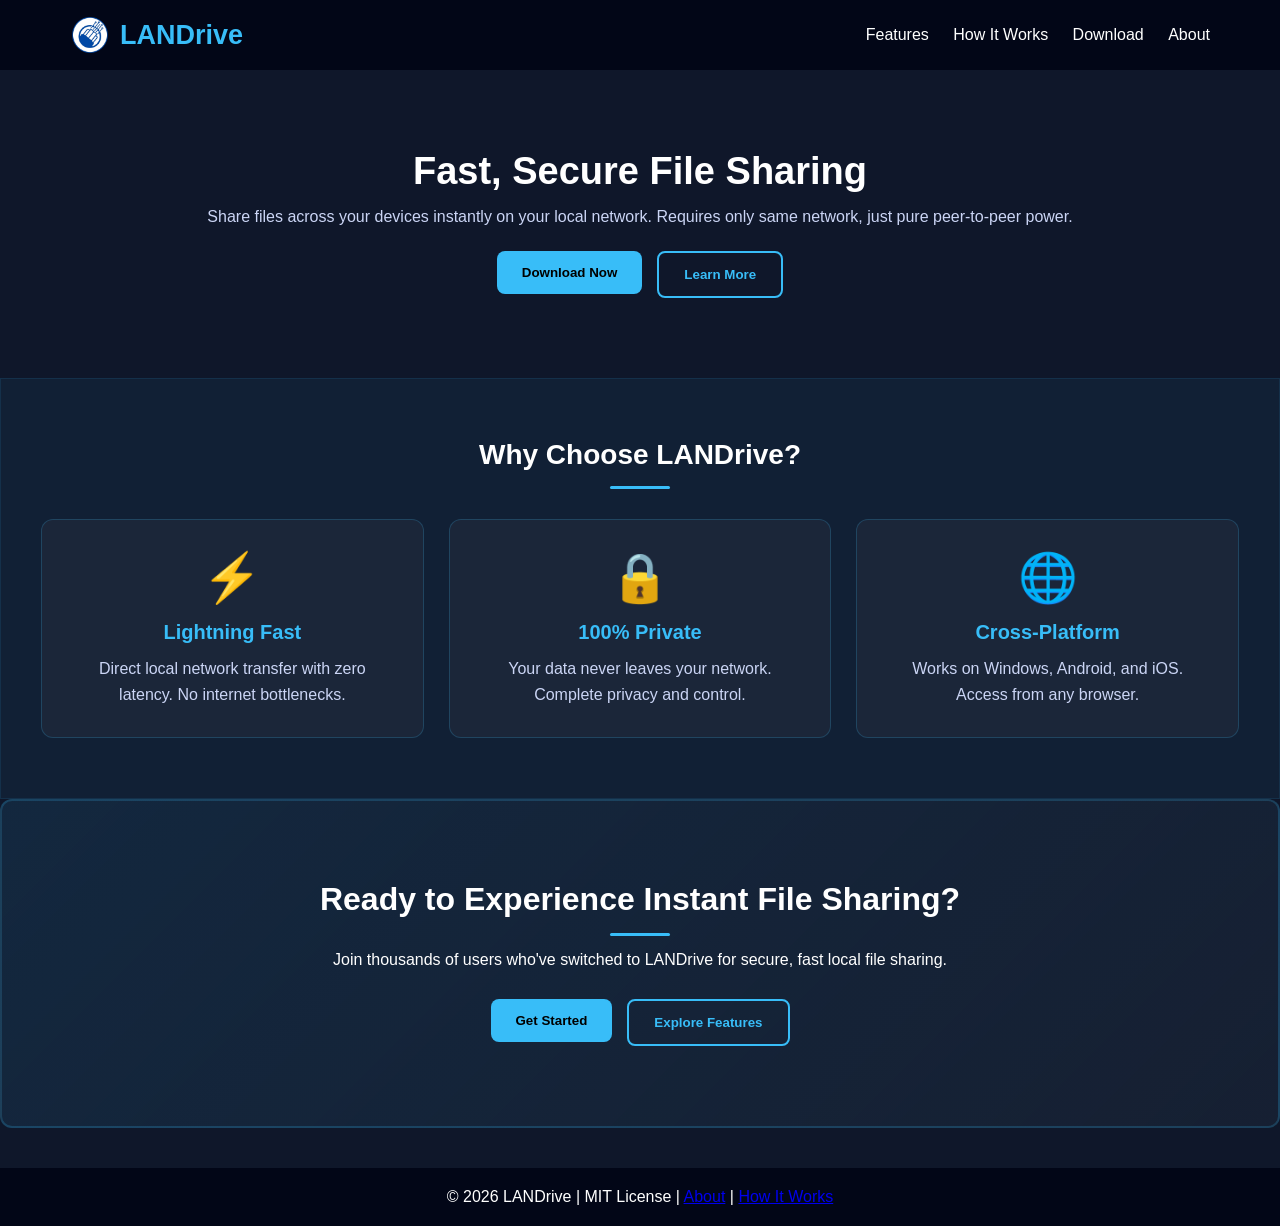
<file: index.html>
<!DOCTYPE html>
<html lang="en">
<head>
  <meta charset="UTF-8">
  <meta name="viewport" content="width=device-width, initial-scale=1.0">
  <title>LANDrive - Fast Local File Sharing</title>
  <link rel="icon" href="assets/logo3.png" type="image/x-icon">
  <link rel="stylesheet" href="style.css">
</head>

<body>

<header>

  <!-- ✅ LOGO + TEXT FIXED -->
  <a href="index.html" class="logo">
    <img src="assets/logo3.png" alt="LANDrive Logo">
    <span>LANDrive</span>
  </a>

  <nav>
    <a href="features.html">Features</a>
    <a href="work.html">How It Works</a>
    <a href="download.html">Download</a>
    <a href="about.html">About</a>
  </nav>

</header>

<section class="hero">
  <h2>Fast, Secure File Sharing </h2>
  <p>Share files across your devices instantly on your local network. Requires only same network, just pure peer-to-peer power.</p>
  
  <div class="hero-buttons">
    <a href="download.html">
      <button class="btn btn-primary">Download Now</button>
    </a>
    <a href="work.html">
      <button class="btn btn-secondary">Learn More</button>
    </a>
  </div>
</section>

<section class="section highlights">
  <h3>Why Choose LANDrive?</h3>

  <div class="highlight-cards">
    <div class="highlight-card">
      <div class="icon">⚡</div>
      <h4>Lightning Fast</h4>
      <p>Direct local network transfer with zero latency. No internet bottlenecks.</p>
    </div>

    <div class="highlight-card">
      <div class="icon">🔒</div>
      <h4>100% Private</h4>
      <p>Your data never leaves your network. Complete privacy and control.</p>
    </div>

    <div class="highlight-card">
      <div class="icon">🌐</div>
      <h4>Cross-Platform</h4>
      <p>Works on Windows, Android, and iOS. Access from any browser.</p>
    </div>
  </div>
</section>

<section class="section cta-section">
  <h3>Ready to Experience Instant File Sharing?</h3>
  <p>Join thousands of users who've switched to LANDrive for secure, fast local file sharing.</p>

  <div class="section-buttons">
    <a href="download.html">
      <button class="btn btn-primary">Get Started</button>
    </a>
    <a href="features.html">
      <button class="btn btn-secondary">Explore Features</button>
    </a>
  </div>
</section>

<footer>
  <p>© 2026 LANDrive | MIT License |
    <a href="about.html">About</a> |
    <a href="work.html">How It Works</a>
  </p>
</footer>

<script>
  // Button hover animation
  document.querySelectorAll('.btn').forEach(btn => {
    btn.addEventListener('mouseenter', function() {
      this.style.transform = 'translateY(-3px)';
    });
    btn.addEventListener('mouseleave', function() {
      this.style.transform = 'translateY(0)';
    });
  });

  // Smooth scroll
  document.querySelectorAll('a').forEach(link => {
    if (link.getAttribute('href').startsWith('#')) {
      link.addEventListener('click', function(e) {
        e.preventDefault();
        const target = document.querySelector(this.getAttribute('href'));
        if (target) {
          target.scrollIntoView({ behavior: 'smooth', block: 'start' });
        }
      });
    }
  });
</script>

</body>
</html>
</file>
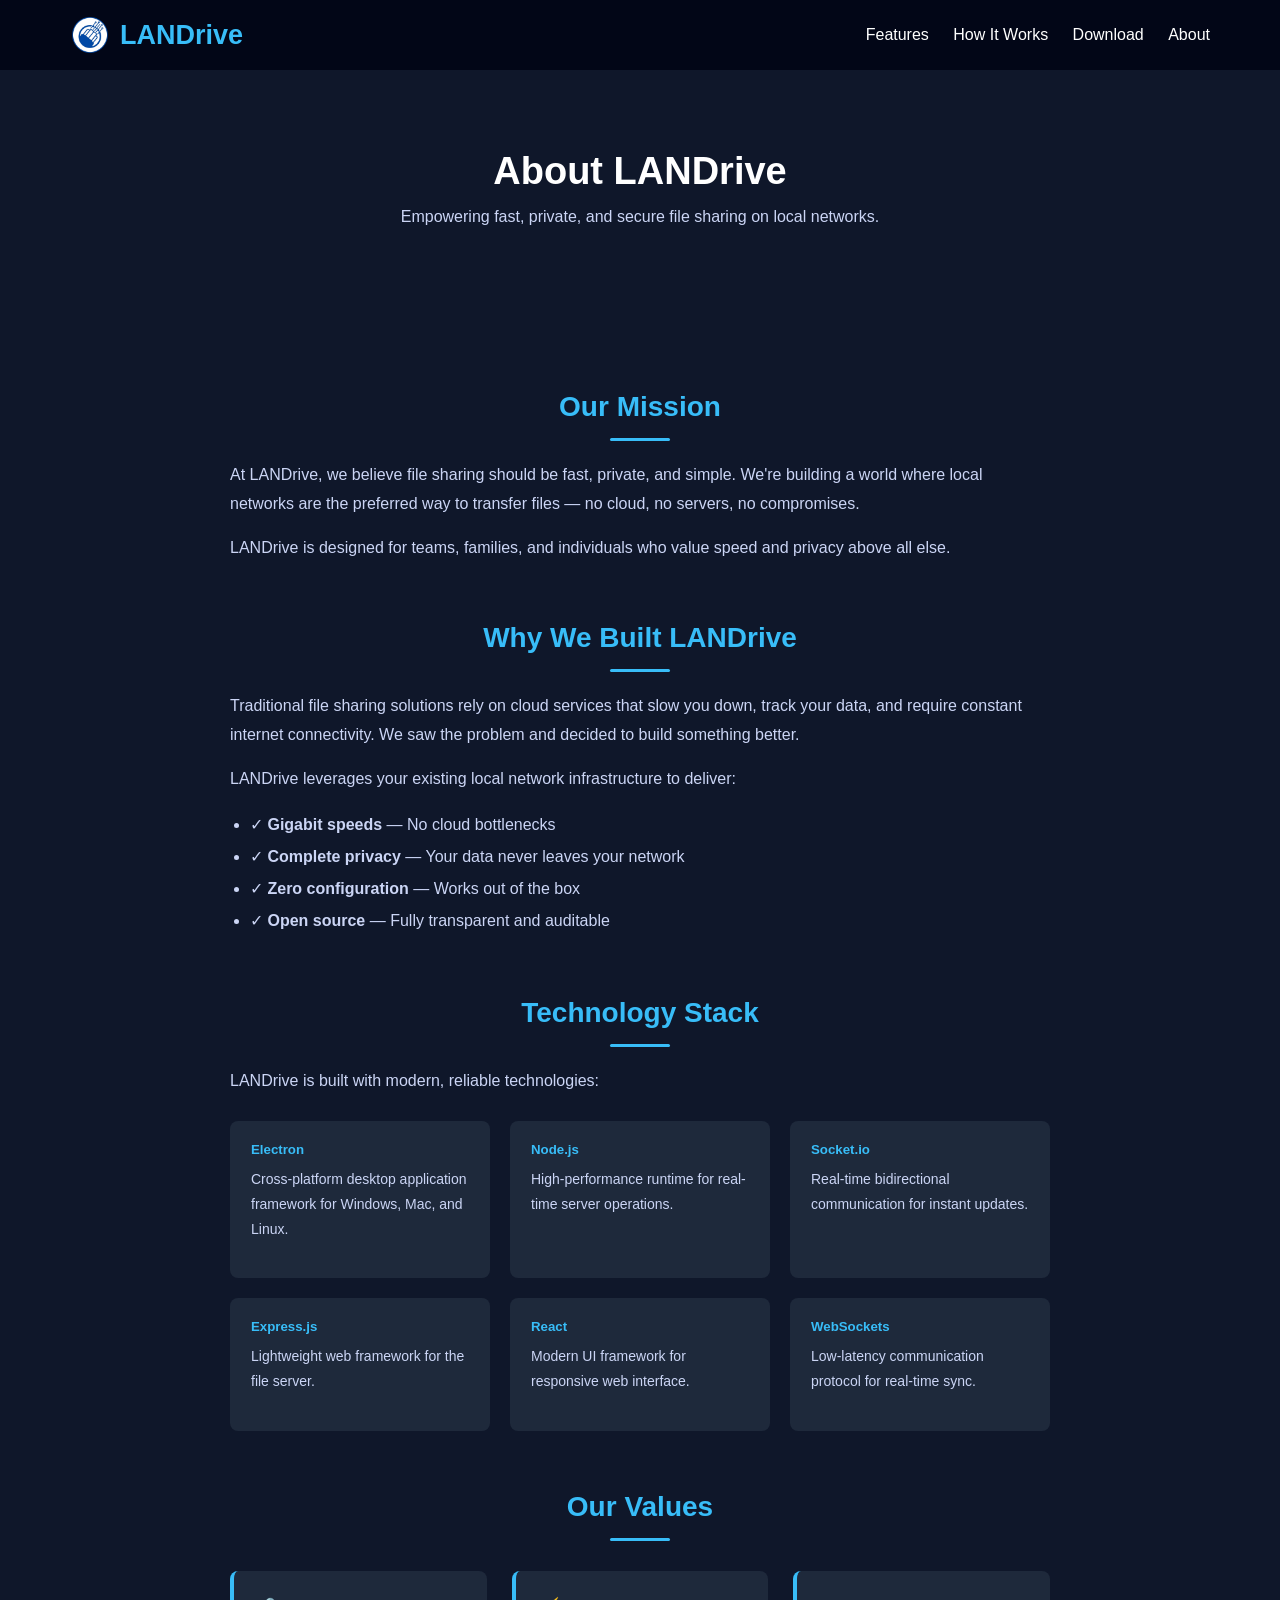
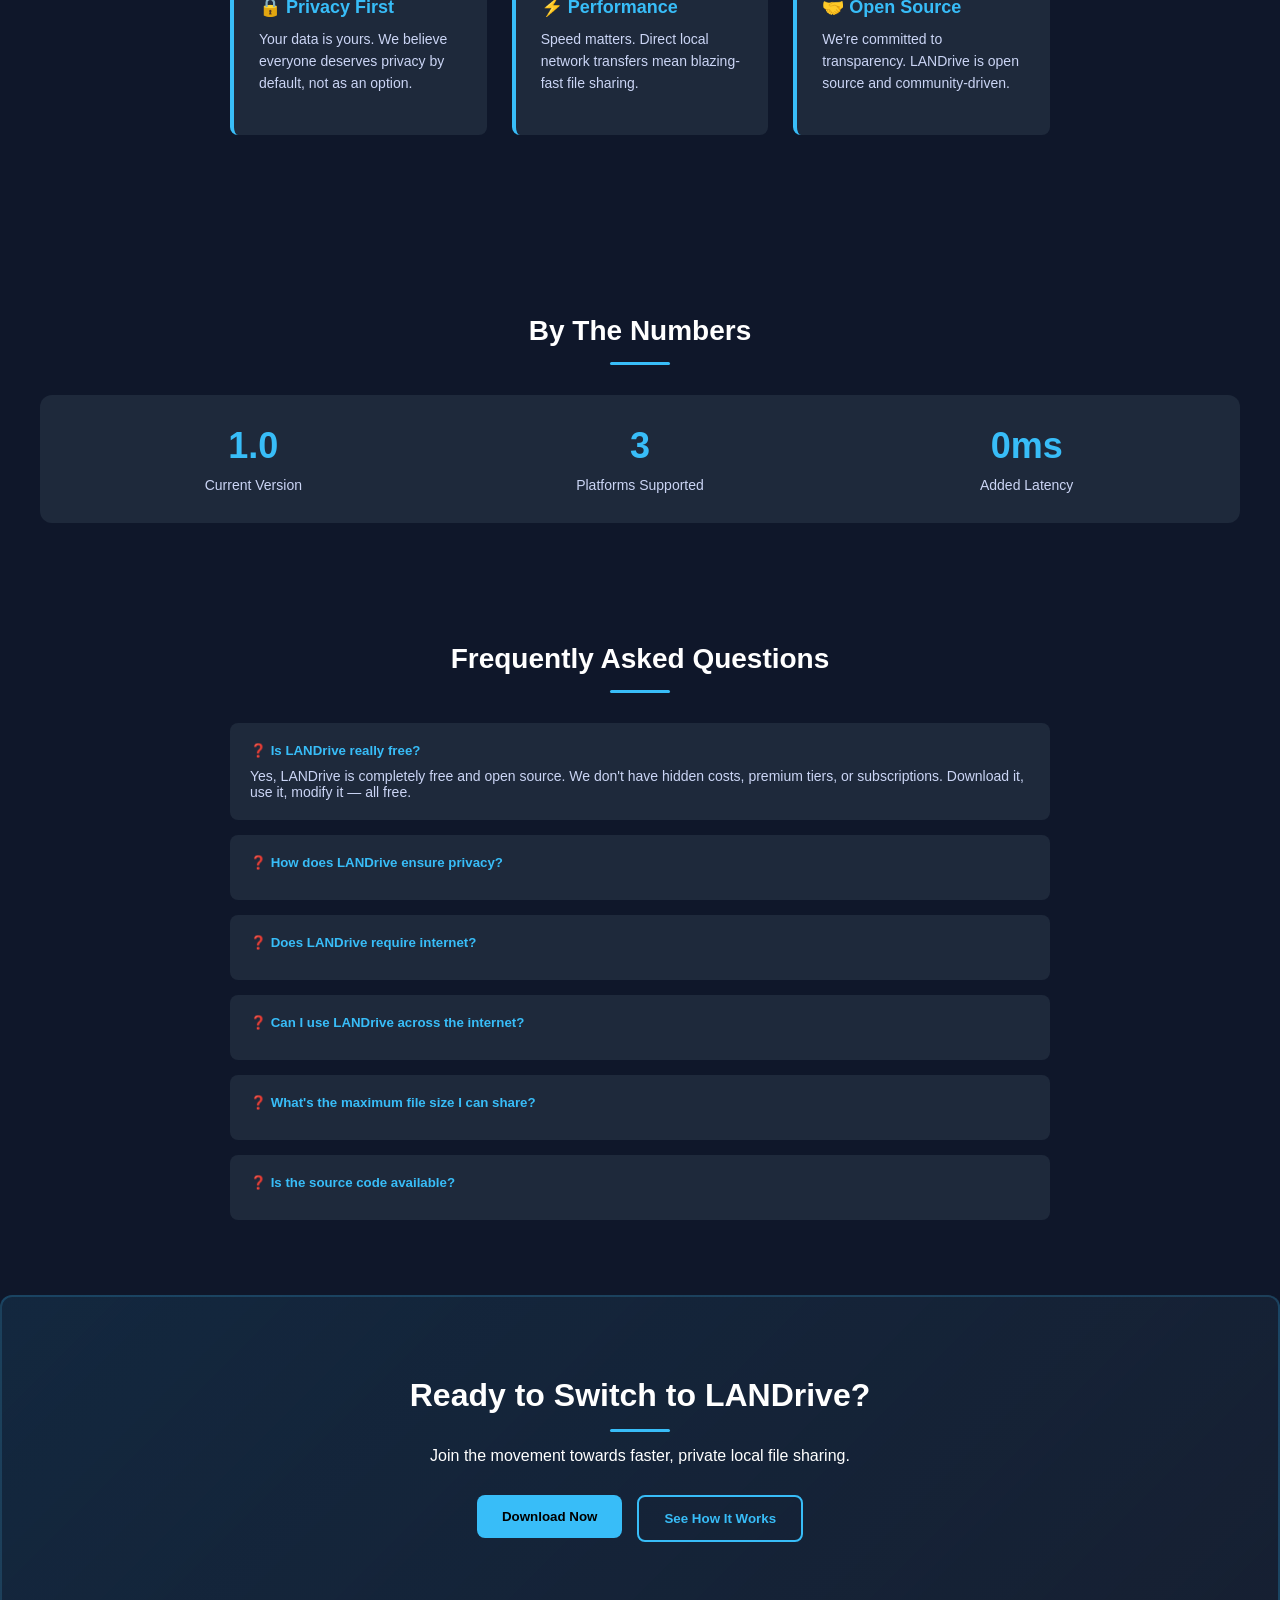
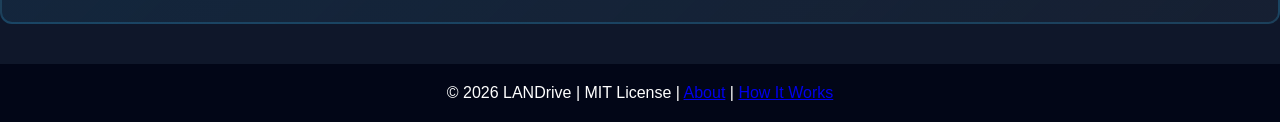
<file: about.html>
<!DOCTYPE html>
<html lang="en">
<head>
  <meta charset="UTF-8">
  <meta name="viewport" content="width=device-width, initial-scale=1.0">
  <title>About - LANDrive</title>
  <link rel="icon" href="assets/logo3.png" type="image/x-icon">
  <link rel="stylesheet" href="style.css">
  <style>
    .about-content {
      max-width: 900px;
      margin: 0 auto;
    }

    .about-section {
      margin-bottom: 60px;
      animation: fadeInUp 0.6s ease forwards;
      opacity: 0;
    }

    .about-section:nth-child(1) { animation-delay: 0.1s; }
    .about-section:nth-child(2) { animation-delay: 0.2s; }
    .about-section:nth-child(3) { animation-delay: 0.3s; }
    .about-section:nth-child(4) { animation-delay: 0.4s; }

    .about-section h3 {
      color: #38bdf8;
      margin-bottom: 20px;
      font-size: 28px;
    }

    .about-section p {
      color: #cbd5f5;
      line-height: 1.8;
      margin-bottom: 15px;
      font-size: 16px;
    }

    .about-section h4 {
      color: #38bdf8;
      margin-top: 25px;
      margin-bottom: 15px;
      font-size: 20px;
    }

    .tech-stack {
      display: grid;
      grid-template-columns: repeat(auto-fit, minmax(200px, 1fr));
      gap: 20px;
      margin-top: 25px;
    }

    .tech-item {
      background: #1e293b;
      padding: 20px;
      border-radius: 8px;
      transition: all 0.3s ease;
      border: 1px solid transparent;
    }

    .tech-item:hover {
      background: #334155;
      border-color: #38bdf8;
      transform: translateY(-5px);
    }

    .tech-item h5 {
      color: #38bdf8;
      margin-bottom: 10px;
    }

    .tech-item p {
      color: #cbd5f5;
      font-size: 14px;
    }

    .stats {
      display: grid;
      grid-template-columns: repeat(auto-fit, minmax(150px, 1fr));
      gap: 20px;
      margin-top: 30px;
      padding: 30px;
      background: #1e293b;
      border-radius: 12px;
      text-align: center;
    }

    .stat {
      animation: fadeInUp 0.6s ease forwards;
      opacity: 0;
    }

    .stat:nth-child(1) { animation-delay: 0.1s; }
    .stat:nth-child(2) { animation-delay: 0.2s; }
    .stat:nth-child(3) { animation-delay: 0.3s; }

    .stat-number {
      font-size: 36px;
      color: #38bdf8;
      font-weight: bold;
      margin-bottom: 10px;
    }

    .stat-label {
      color: #cbd5f5;
      font-size: 14px;
    }

    .values {
      display: grid;
      grid-template-columns: repeat(auto-fit, minmax(250px, 1fr));
      gap: 25px;
      margin-top: 30px;
    }

    .value-card {
      background: #1e293b;
      padding: 25px;
      border-radius: 8px;
      border-left: 4px solid #38bdf8;
      transition: all 0.3s ease;
      animation: fadeInUp 0.6s ease forwards;
      opacity: 0;
    }

    .value-card:nth-child(1) { animation-delay: 0.1s; }
    .value-card:nth-child(2) { animation-delay: 0.2s; }
    .value-card:nth-child(3) { animation-delay: 0.3s; }

    .value-card:hover {
      background: #334155;
      border-left-color: #0ea5e9;
      transform: translateY(-5px);
    }

    .value-card h5 {
      color: #38bdf8;
      margin-bottom: 10px;
      font-size: 18px;
    }

    .value-card p {
      color: #cbd5f5;
      font-size: 14px;
      line-height: 1.6;
    }

    .faq-items {
      margin-top: 30px;
    }

    .faq-item {
      background: #1e293b;
      padding: 20px;
      margin-bottom: 15px;
      border-radius: 8px;
      transition: all 0.3s ease;
      animation: fadeInUp 0.6s ease forwards;
      opacity: 0;
      cursor: pointer;
    }

    .faq-item:nth-child(1) { animation-delay: 0.1s; }
    .faq-item:nth-child(2) { animation-delay: 0.2s; }
    .faq-item:nth-child(3) { animation-delay: 0.3s; }

    .faq-item:hover {
      background: #334155;
      transform: translateX(5px);
    }

    .faq-item h5 {
      color: #38bdf8;
      margin-bottom: 10px;
    }

    .faq-item p {
      color: #cbd5f5;
      font-size: 14px;
      display: none;
    }

    .faq-item.active p {
      display: block;
    }

    @media (max-width: 768px) {
      .about-section {
        margin-bottom: 40px;
      }

      .stats {
        grid-template-columns: repeat(auto-fit, minmax(120px, 1fr));
      }

      .stat-number {
        font-size: 28px;
      }
    }
  </style>
</head>
<body>

<header>

  <!-- ✅ LOGO + TEXT FIXED -->
  <a href="index.html" class="logo">
    <img src="assets/logo3.png" alt="LANDrive Logo">
    <span>LANDrive</span>
  </a>

  <nav>
    <a href="features.html">Features</a>
    <a href="work.html">How It Works</a>
    <a href="download.html">Download</a>
    <a href="about.html">About</a>
  </nav>

</header>

<section class="hero">
  <h2>About LANDrive</h2>
  <p>Empowering fast, private, and secure file sharing on local networks.</p>
</section>

<section class="section about-content">

  <div class="about-section">
    <h3>Our Mission</h3>
    <p>
      At LANDrive, we believe file sharing should be fast, private, and simple. We're building a world where 
      local networks are the preferred way to transfer files — no cloud, no servers, no compromises.
    </p>
    <p>
      LANDrive is designed for teams, families, and individuals who value speed and privacy above all else.
    </p>
  </div>

  <div class="about-section">
    <h3>Why We Built LANDrive</h3>
    <p>
      Traditional file sharing solutions rely on cloud services that slow you down, track your data, and require 
      constant internet connectivity. We saw the problem and decided to build something better.
    </p>
    <p>
      LANDrive leverages your existing local network infrastructure to deliver:
    </p>
    <ul style="color: #cbd5f5; margin-left: 20px; line-height: 2;">
      <li>✓ <strong>Gigabit speeds</strong> — No cloud bottlenecks</li>
      <li>✓ <strong>Complete privacy</strong> — Your data never leaves your network</li>
      <li>✓ <strong>Zero configuration</strong> — Works out of the box</li>
      <li>✓ <strong>Open source</strong> — Fully transparent and auditable</li>
    </ul>
  </div>

  <div class="about-section">
    <h3>Technology Stack</h3>
    <p>LANDrive is built with modern, reliable technologies:</p>
    
    <div class="tech-stack">
      <div class="tech-item">
        <h5>Electron</h5>
        <p>Cross-platform desktop application framework for Windows, Mac, and Linux.</p>
      </div>

      <div class="tech-item">
        <h5>Node.js</h5>
        <p>High-performance runtime for real-time server operations.</p>
      </div>

      <div class="tech-item">
        <h5>Socket.io</h5>
        <p>Real-time bidirectional communication for instant updates.</p>
      </div>

      <div class="tech-item">
        <h5>Express.js</h5>
        <p>Lightweight web framework for the file server.</p>
      </div>

      <div class="tech-item">
        <h5>React</h5>
        <p>Modern UI framework for responsive web interface.</p>
      </div>

      <div class="tech-item">
        <h5>WebSockets</h5>
        <p>Low-latency communication protocol for real-time sync.</p>
      </div>
    </div>
  </div>

  <div class="about-section">
    <h3>Our Values</h3>
    
    <div class="values">
      <div class="value-card">
        <h5>🔒 Privacy First</h5>
        <p>Your data is yours. We believe everyone deserves privacy by default, not as an option.</p>
      </div>

      <div class="value-card">
        <h5>⚡ Performance</h5>
        <p>Speed matters. Direct local network transfers mean blazing-fast file sharing.</p>
      </div>

      <div class="value-card">
        <h5>🤝 Open Source</h5>
        <p>We're committed to transparency. LANDrive is open source and community-driven.</p>
      </div>
    </div>
  </div>

</section>

<section class="section">
  <h3>By The Numbers</h3>
  
  <div class="stats">
    <div class="stat">
      <div class="stat-number">1.0</div>
      <div class="stat-label">Current Version</div>
    </div>

    <div class="stat">
      <div class="stat-number">3</div>
      <div class="stat-label">Platforms Supported</div>
    </div>

    <div class="stat">
      <div class="stat-number">0ms</div>
      <div class="stat-label">Added Latency</div>
    </div>
  </div>
</section>

<section class="section about-content">
  <h3>Frequently Asked Questions</h3>
  
  <div class="faq-items">
    <div class="faq-item active">
      <h5>❓ Is LANDrive really free?</h5>
      <p>Yes, LANDrive is completely free and open source. We don't have hidden costs, premium tiers, or subscriptions. 
         Download it, use it, modify it — all free.</p>
    </div>

    <div class="faq-item">
      <h5>❓ How does LANDrive ensure privacy?</h5>
      <p>LANDrive operates entirely on your local network. Files are transferred directly between devices without 
         passing through any external servers. Your data never leaves your network.</p>
    </div>

    <div class="faq-item">
      <h5>❓ Does LANDrive require internet?</h5>
      <p>No. LANDrive only needs a local network (Wi-Fi or Ethernet). Internet is not required at all. Perfect for 
         offices, homes, and offline scenarios.</p>
    </div>

    <div class="faq-item">
      <h5>❓ Can I use LANDrive across the internet?</h5>
      <p>Currently, LANDrive is designed for local networks only. However, remote network support is planned for 
         a future release with enhanced security features.</p>
    </div>

    <div class="faq-item">
      <h5>❓ What's the maximum file size I can share?</h5>
      <p>There's no hard limit — it depends on your available disk space and network capacity. You can share files 
         from kilobytes to terabytes.</p>
    </div>

    <div class="faq-item">
      <h5>❓ Is the source code available?</h5>
      <p>Yes! LANDrive is open source. Visit our GitHub repository to view the code, contribute, or fork the project.</p>
    </div>
  </div>
</section>

<section class="section cta-section">
  <h3>Ready to Switch to LANDrive?</h3>
  <p>Join the movement towards faster, private local file sharing.</p>
  <div class="section-buttons">
    <a href="download.html"><button class="btn btn-primary">Download Now</button></a>
    <a href="work.html"><button class="btn btn-secondary">See How It Works</button></a>
  </div>
</section>

<footer>
  <p>© 2026 LANDrive | MIT License | <a href="about.html">About</a> | <a href="work.html">How It Works</a></p>
</footer>

<script>
  // FAQ Toggle
  document.querySelectorAll('.faq-item').forEach(item => {
    item.addEventListener('click', function() {
      this.classList.toggle('active');
    });
  });

  // Button hover
  document.querySelectorAll('.btn').forEach(btn => {
    btn.addEventListener('mouseenter', function() {
      this.style.transform = 'translateY(-3px)';
    });
    btn.addEventListener('mouseleave', function() {
      this.style.transform = 'translateY(0)';
    });
  });
</script>

</body>
</html>
</file>
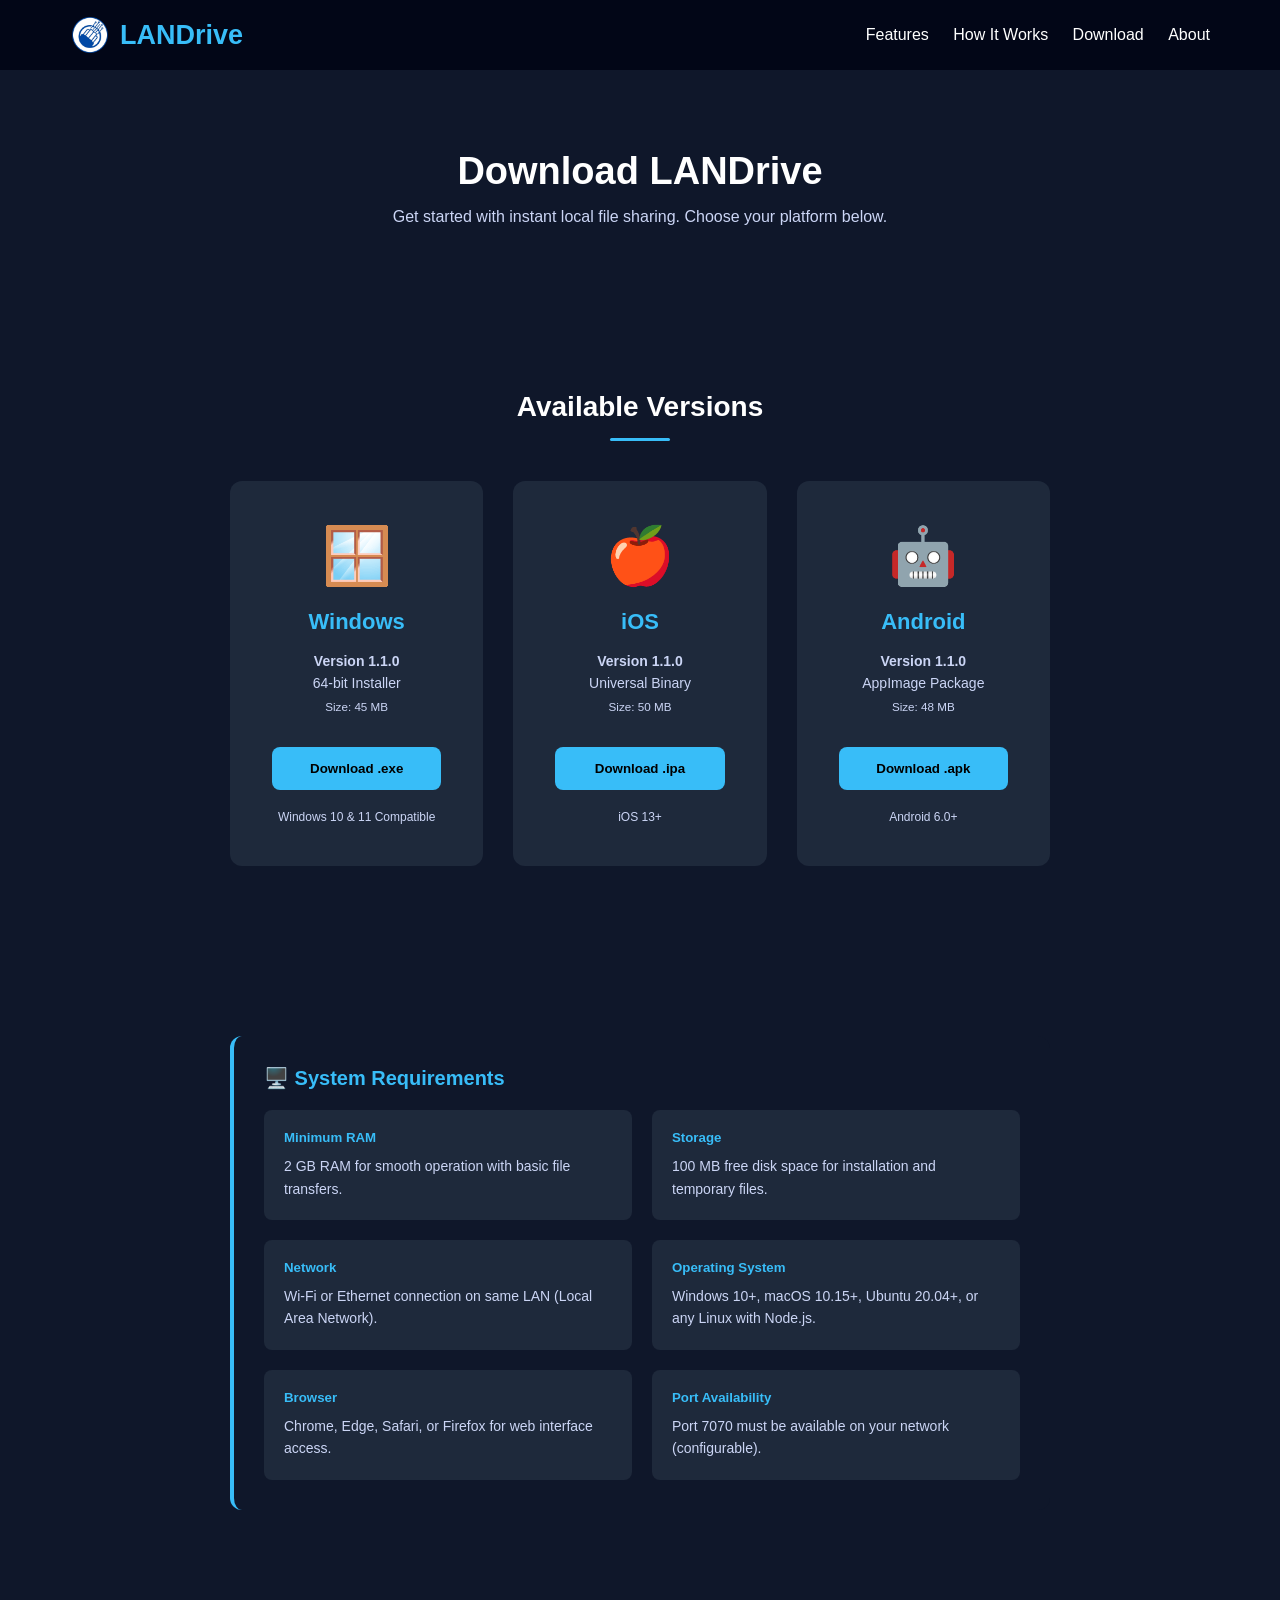
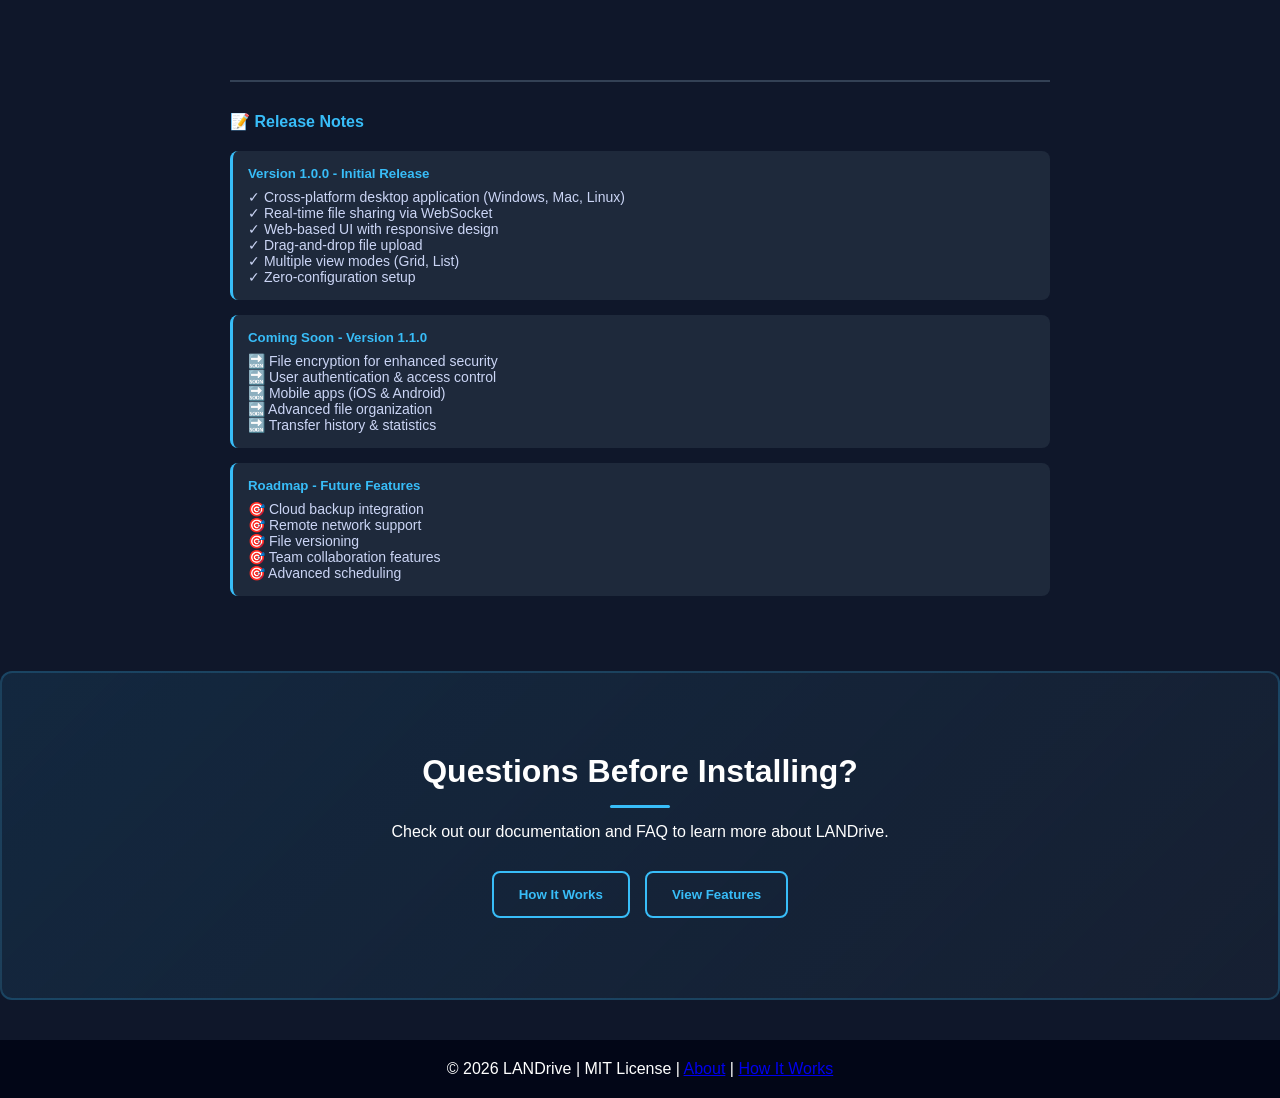
<file: download.html>
<!DOCTYPE html>
<html lang="en">
<head>
  <meta charset="UTF-8">
  <meta name="viewport" content="width=device-width, initial-scale=1.0">
  <title>Download - LANDrive</title>
  <link rel="icon" href="assets/logo3.png" type="image/x-icon">
  <link rel="stylesheet" href="style.css">
  <style>
    .download-section {
      max-width: 900px;
      margin: 0 auto;
    }

    .download-cards {
      display: grid;
      grid-template-columns: repeat(3, 1fr);
      gap: 30px;
      margin-top: 40px;
    }

    .download-card {
      background: #1e293b;
      padding: 40px;
      border-radius: 12px;
      border: 2px solid transparent;
      transition: all 0.3s cubic-bezier(0.4, 0, 0.2, 1);
      animation: fadeInUp 0.6s ease forwards;
      opacity: 0;
      text-align: center;
    }

    .download-card:nth-child(1) { animation-delay: 0.1s; }
    .download-card:nth-child(2) { animation-delay: 0.2s; }
    .download-card:nth-child(3) { animation-delay: 0.3s; }

    .download-card:hover {
      background: #334155;
      border-color: #38bdf8;
      transform: translateY(-10px);
      box-shadow: 0 20px 50px rgba(56, 189, 248, 0.2);
    }

    .platform-icon {
      font-size: 56px;
      margin-bottom: 20px;
    }

    .download-card h4 {
      color: #38bdf8;
      margin-bottom: 15px;
      font-size: 22px;
    }

    .version-info {
      color: #cbd5f5;
      font-size: 14px;
      margin-bottom: 20px;
      line-height: 1.6;
    }

    .download-card .btn {
      width: 100%;
      margin: 10px 0;
    }

    .requirements {
      background: #0f172a;
      padding: 30px;
      border-radius: 12px;
      margin-top: 50px;
      border-left: 4px solid #38bdf8;
    }

    .requirements h4 {
      color: #38bdf8;
      margin-bottom: 20px;
      font-size: 20px;
    }

    .req-grid {
      display: grid;
      grid-template-columns: repeat(auto-fit, minmax(250px, 1fr));
      gap: 20px;
    }

    .req-item {
      background: #1e293b;
      padding: 20px;
      border-radius: 8px;
      transition: all 0.3s ease;
    }

    .req-item:hover {
      background: #334155;
      transform: translateX(5px);
    }

    .req-item h5 {
      color: #38bdf8;
      margin-bottom: 10px;
    }

    .req-item p {
      color: #cbd5f5;
      font-size: 14px;
      line-height: 1.6;
    }

    .changelog {
      margin-top: 50px;
      padding-top: 30px;
      border-top: 2px solid #334155;
    }

    .changelog h4 {
      color: #38bdf8;
      margin-bottom: 20px;
    }

    .changelog-item {
      background: #1e293b;
      padding: 15px;
      margin-bottom: 15px;
      border-radius: 8px;
      border-left: 3px solid #38bdf8;
      animation: fadeInUp 0.6s ease forwards;
      opacity: 0;
    }

    .changelog-item:nth-child(1) { animation-delay: 0.1s; }
    .changelog-item:nth-child(2) { animation-delay: 0.2s; }
    .changelog-item:nth-child(3) { animation-delay: 0.3s; }

    .changelog-item h5 {
      color: #38bdf8;
      margin-bottom: 8px;
    }

    .changelog-item p {
      color: #cbd5f5;
      font-size: 14px;
    }

    @media (max-width: 768px) {
      .download-cards {
        grid-template-columns: 1fr;
      }

      .download-card {
        padding: 30px 20px;
      }
    }
  </style>
</head>
<body>

<header>

  <!-- ✅ LOGO + TEXT FIXED -->
  <a href="index.html" class="logo">
    <img src="assets/logo3.png" alt="LANDrive Logo">
    <span>LANDrive</span>
  </a>

  <nav>
    <a href="features.html">Features</a>
    <a href="work.html">How It Works</a>
    <a href="download.html">Download</a>
    <a href="about.html">About</a>
  </nav>

</header>

<section class="hero">
  <h2>Download LANDrive</h2>
  <p>Get started with instant local file sharing. Choose your platform below.</p>
</section>

<section class="section download-section">
  <h3>Available Versions</h3>

  <div class="download-cards">
    <div class="download-card">
      <div class="platform-icon">🪟</div>
      <h4>Windows</h4>
      <div class="version-info">
        <strong>Version 1.1.0</strong><br>
        64-bit Installer<br>
        <small>Size: 45 MB</small>
      </div>
      <a href="assets/LANDrive Setup 1.1.0.exe" download>
        <button class="btn btn-primary">Download .exe</button>
      </a>
      <p style="color: #cbd5f5; font-size: 12px; margin-top: 10px;">Windows 10 & 11 Compatible</p>
    </div>

    <div class="download-card">
      <div class="platform-icon">🍎</div>
      <h4>iOS</h4>
      <div class="version-info">
        <strong>Version 1.1.0</strong><br>
        Universal Binary<br>
        <small>Size: 50 MB</small>
      </div>
      <a href="#"><button class="btn btn-primary">Download .ipa</button></a>
      <p style="color: #cbd5f5; font-size: 12px; margin-top: 10px;">iOS 13+</p>
    </div>

    <div class="download-card">
      <div class="platform-icon">🤖</div>
      <h4>Android</h4>
      <div class="version-info">
        <strong>Version 1.1.0</strong><br>
        AppImage Package<br>
        <small>Size: 48 MB</small>
      </div>
      <a href="#"><button class="btn btn-primary">Download .apk</button></a>
      <p style="color: #cbd5f5; font-size: 12px; margin-top: 10px;">Android 6.0+</p>
    </div>
  </div>
</section>

<section class="section download-section">
  <div class="requirements">
    <h4>🖥️ System Requirements</h4>
    
    <div class="req-grid">
      <div class="req-item">
        <h5>Minimum RAM</h5>
        <p>2 GB RAM for smooth operation with basic file transfers.</p>
      </div>

      <div class="req-item">
        <h5>Storage</h5>
        <p>100 MB free disk space for installation and temporary files.</p>
      </div>

      <div class="req-item">
        <h5>Network</h5>
        <p>Wi-Fi or Ethernet connection on same LAN (Local Area Network).</p>
      </div>

      <div class="req-item">
        <h5>Operating System</h5>
        <p>Windows 10+, macOS 10.15+, Ubuntu 20.04+, or any Linux with Node.js.</p>
      </div>

      <div class="req-item">
        <h5>Browser</h5>
        <p>Chrome, Edge, Safari, or Firefox for web interface access.</p>
      </div>

      <div class="req-item">
        <h5>Port Availability</h5>
        <p>Port 7070 must be available on your network (configurable).</p>
      </div>
    </div>
  </div>
</section>

<section class="section download-section">
  <div class="changelog">
    <h4>📝 Release Notes</h4>

    <div class="changelog-item">
      <h5>Version 1.0.0 - Initial Release</h5>
      <p>✓ Cross-platform desktop application (Windows, Mac, Linux)<br>
         ✓ Real-time file sharing via WebSocket<br>
         ✓ Web-based UI with responsive design<br>
         ✓ Drag-and-drop file upload<br>
         ✓ Multiple view modes (Grid, List)<br>
         ✓ Zero-configuration setup</p>
    </div>

    <div class="changelog-item">
      <h5>Coming Soon - Version 1.1.0</h5>
      <p>🔜 File encryption for enhanced security<br>
         🔜 User authentication & access control<br>
         🔜 Mobile apps (iOS & Android)<br>
         🔜 Advanced file organization<br>
         🔜 Transfer history & statistics</p>
    </div>

    <div class="changelog-item">
      <h5>Roadmap - Future Features</h5>
      <p>🎯 Cloud backup integration<br>
         🎯 Remote network support<br>
         🎯 File versioning<br>
         🎯 Team collaboration features<br>
         🎯 Advanced scheduling</p>
    </div>
  </div>
</section>

<section class="section cta-section">
  <h3>Questions Before Installing?</h3>
  <p>Check out our documentation and FAQ to learn more about LANDrive.</p>
  <div class="section-buttons">
    <a href="work.html"><button class="btn btn-secondary">How It Works</button></a>
    <a href="features.html"><button class="btn btn-secondary">View Features</button></a>
  </div>
</section>

<footer>
  <p>© 2026 LANDrive | MIT License | <a href="about.html">About</a> | <a href="work.html">How It Works</a></p>
</footer>

<script>
  document.querySelectorAll('.btn').forEach(btn => {
    btn.addEventListener('mouseenter', function() {
      this.style.transform = 'translateY(-3px)';
    });
    btn.addEventListener('mouseleave', function() {
      this.style.transform = 'translateY(0)';
    });
  });
</script>

</body>
</html>
</file>
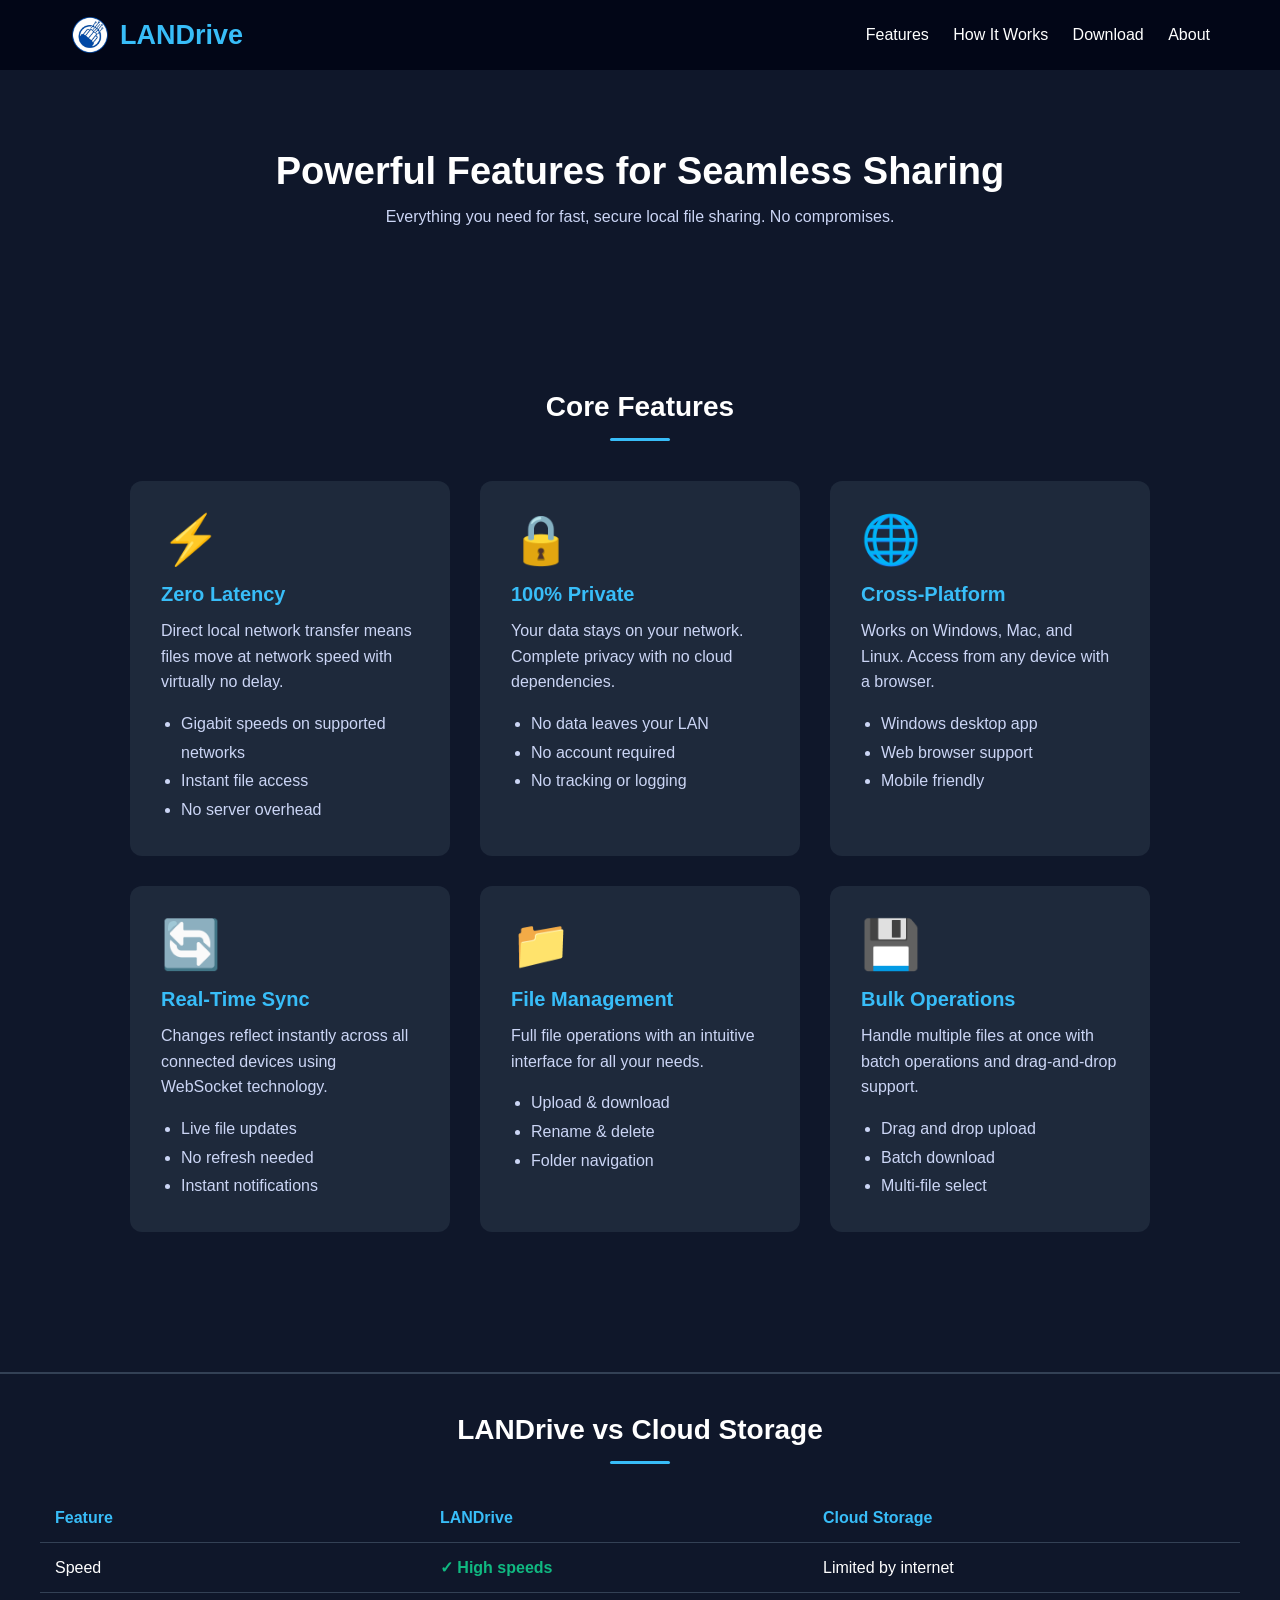
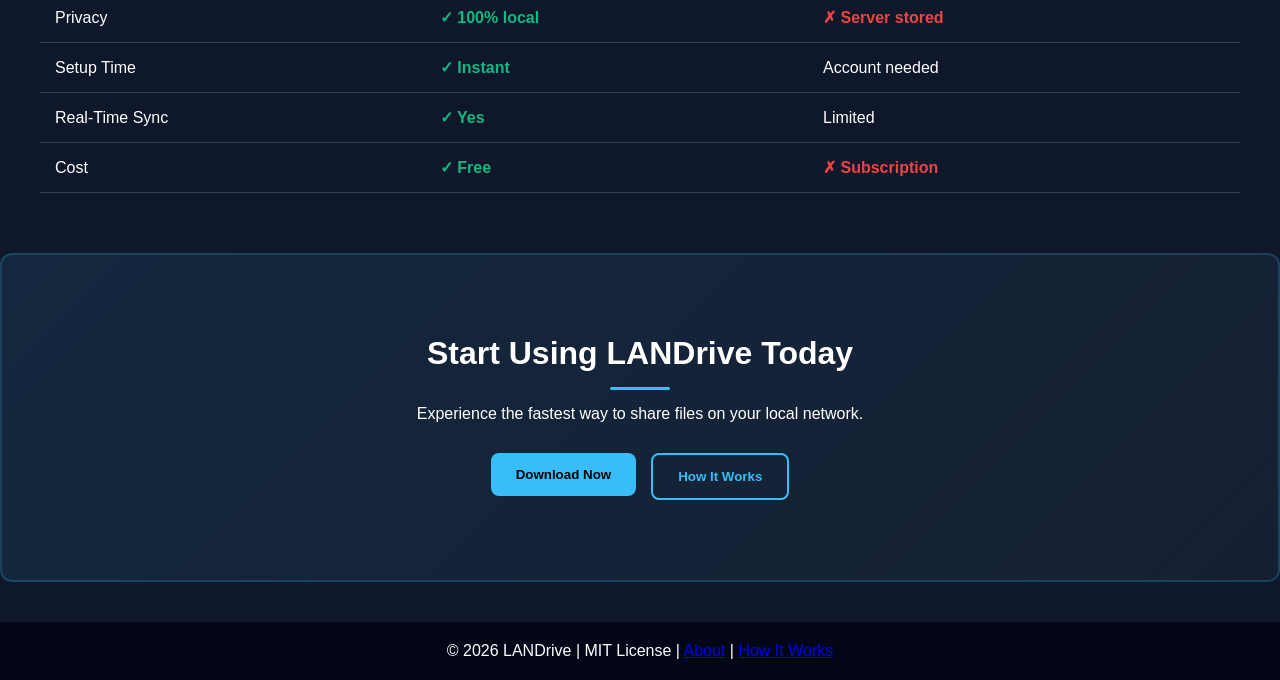
<file: features.html>
<!DOCTYPE html>
<html lang="en">
<head>
  <meta charset="UTF-8">
  <meta name="viewport" content="width=device-width, initial-scale=1.0">
  <title>Features - LANDrive</title>
  <link rel="icon" href="assets/logo3.png" type="image/x-icon">
  <link rel="stylesheet" href="style.css">

  <style>
    .feature-grid {
      display: grid;
      grid-template-columns: repeat(3, 320px);
      justify-content: center;
      gap: 30px;
      margin: 40px auto 0;
    }

    .feature-card {
      background: #1e293b;
      padding: 30px;
      border-radius: 12px;
      border: 1px solid transparent;
      transition: all 0.3s cubic-bezier(0.4, 0, 0.2, 1);
      animation: fadeInUp 0.6s ease forwards;
      opacity: 0;
    }

    .feature-card:nth-child(1) { animation-delay: 0.1s; }
    .feature-card:nth-child(2) { animation-delay: 0.2s; }
    .feature-card:nth-child(3) { animation-delay: 0.3s; }
    .feature-card:nth-child(4) { animation-delay: 0.4s; }
    .feature-card:nth-child(5) { animation-delay: 0.5s; }
    .feature-card:nth-child(6) { animation-delay: 0.6s; }

    .feature-card:hover {
      background: #334155;
      border-color: #38bdf8;
      transform: translateY(-10px);
      box-shadow: 0 20px 50px rgba(56, 189, 248, 0.2);
    }

    .feature-icon {
      font-size: 48px;
      margin-bottom: 15px;
    }

    .feature-card h4 {
      color: #38bdf8;
      margin-bottom: 12px;
      font-size: 20px;
    }

    .feature-card p {
      color: #cbd5f5;
      line-height: 1.6;
    }

    .feature-card ul {
      color: #cbd5f5;
      margin-top: 15px;
      margin-left: 20px;
      line-height: 1.8;
    }

    .comparison-section {
      margin-top: 80px;
      padding-top: 40px;
      border-top: 2px solid #334155;
    }

    .comparison-table {
      width: 100%;
      margin-top: 30px;
      border-collapse: collapse;
    }

    .comparison-table th,
    .comparison-table td {
      padding: 15px;
      text-align: left;
      border-bottom: 1px solid #334155;
    }

    .comparison-table th {
      background: #0f172a;
      color: #38bdf8;
      font-weight: bold;
    }

    .comparison-table tr:hover {
      background: #1e293b;
    }

    .check {
      color: #10b981;
      font-weight: bold;
    }

    .cross {
      color: #ef4444;
      font-weight: bold;
    }

    /* Responsive Fix */
    @media (max-width: 1024px) {
      .feature-grid {
        grid-template-columns: repeat(2, 320px);
      }
    }

    @media (max-width: 768px) {
      .feature-grid {
        grid-template-columns: 1fr;
      }
    }
  </style>
</head>

<body>

<header>
    <!-- ✅ LOGO FIX -->
  <a href="index.html" class="logo">
    <img src="assets/logo3.png" alt="LANDrive Logo">
    <span>LANDrive</span>
  </a>
  <nav>
    <a href="features.html">Features</a>
    <a href="work.html">How It Works</a>
    <a href="download.html">Download</a>
    <a href="about.html">About</a>
  </nav>
</header>

<section class="hero">
  <h2>Powerful Features for Seamless Sharing</h2>
  <p>Everything you need for fast, secure local file sharing. No compromises.</p>
</section>

<section class="section">
  <h3>Core Features</h3>

  <div class="feature-grid">

    <div class="feature-card">
      <div class="feature-icon">⚡</div>
      <h4>Zero Latency</h4>
      <p>Direct local network transfer means files move at network speed with virtually no delay.</p>
      <ul>
        <li>Gigabit speeds on supported networks</li>
        <li>Instant file access</li>
        <li>No server overhead</li>
      </ul>
    </div>

    <div class="feature-card">
      <div class="feature-icon">🔒</div>
      <h4>100% Private</h4>
      <p>Your data stays on your network. Complete privacy with no cloud dependencies.</p>
      <ul>
        <li>No data leaves your LAN</li>
        <li>No account required</li>
        <li>No tracking or logging</li>
      </ul>
    </div>

    <div class="feature-card">
      <div class="feature-icon">🌐</div>
      <h4>Cross-Platform</h4>
      <p>Works on Windows, Mac, and Linux. Access from any device with a browser.</p>
      <ul>
        <li>Windows desktop app</li>
        <li>Web browser support</li>
        <li>Mobile friendly</li>
      </ul>
    </div>

    <div class="feature-card">
      <div class="feature-icon">🔄</div>
      <h4>Real-Time Sync</h4>
      <p>Changes reflect instantly across all connected devices using WebSocket technology.</p>
      <ul>
        <li>Live file updates</li>
        <li>No refresh needed</li>
        <li>Instant notifications</li>
      </ul>
    </div>

    <div class="feature-card">
      <div class="feature-icon">📁</div>
      <h4>File Management</h4>
      <p>Full file operations with an intuitive interface for all your needs.</p>
      <ul>
        <li>Upload & download</li>
        <li>Rename & delete</li>
        <li>Folder navigation</li>
      </ul>
    </div>

    <div class="feature-card">
      <div class="feature-icon">💾</div>
      <h4>Bulk Operations</h4>
      <p>Handle multiple files at once with batch operations and drag-and-drop support.</p>
      <ul>
        <li>Drag and drop upload</li>
        <li>Batch download</li>
        <li>Multi-file select</li>
      </ul>
    </div>

  </div>
</section>

<section class="section comparison-section">
  <h3>LANDrive vs Cloud Storage</h3>

  <table class="comparison-table">
    <thead>
      <tr>
        <th>Feature</th>
        <th>LANDrive</th>
        <th>Cloud Storage</th>
      </tr>
    </thead>
    <tbody>
      <tr>
        <td>Speed</td>
        <td class="check">✓ High speeds</td>
        <td>Limited by internet</td>
      </tr>
      <tr>
        <td>Privacy</td>
        <td class="check">✓ 100% local</td>
        <td class="cross">✗ Server stored</td>
      </tr>
      <tr>
        <td>Setup Time</td>
        <td class="check">✓ Instant</td>
        <td>Account needed</td>
      </tr>
      <tr>
        <td>Real-Time Sync</td>
        <td class="check">✓ Yes</td>
        <td>Limited</td>
      </tr>
      <tr>
        <td>Cost</td>
        <td class="check">✓ Free</td>
        <td class="cross">✗ Subscription</td>
      </tr>
    </tbody>
  </table>
</section>

<section class="section cta-section">
  <h3>Start Using LANDrive Today</h3>
  <p>Experience the fastest way to share files on your local network.</p>
  <div class="section-buttons">
    <a href="download.html"><button class="btn btn-primary">Download Now</button></a>
    <a href="work.html"><button class="btn btn-secondary">How It Works</button></a>
  </div>
</section>

<footer>
  <p>© 2026 LANDrive | MIT License | <a href="about.html">About</a> | <a href="work.html">How It Works</a></p>
</footer>

<script>
  document.querySelectorAll('.btn').forEach(btn => {
    btn.addEventListener('mouseenter', function() {
      this.style.transform = 'translateY(-3px)';
    });
    btn.addEventListener('mouseleave', function() {
      this.style.transform = 'translateY(0)';
    });
  });
</script>

</body>
</html>
</file>
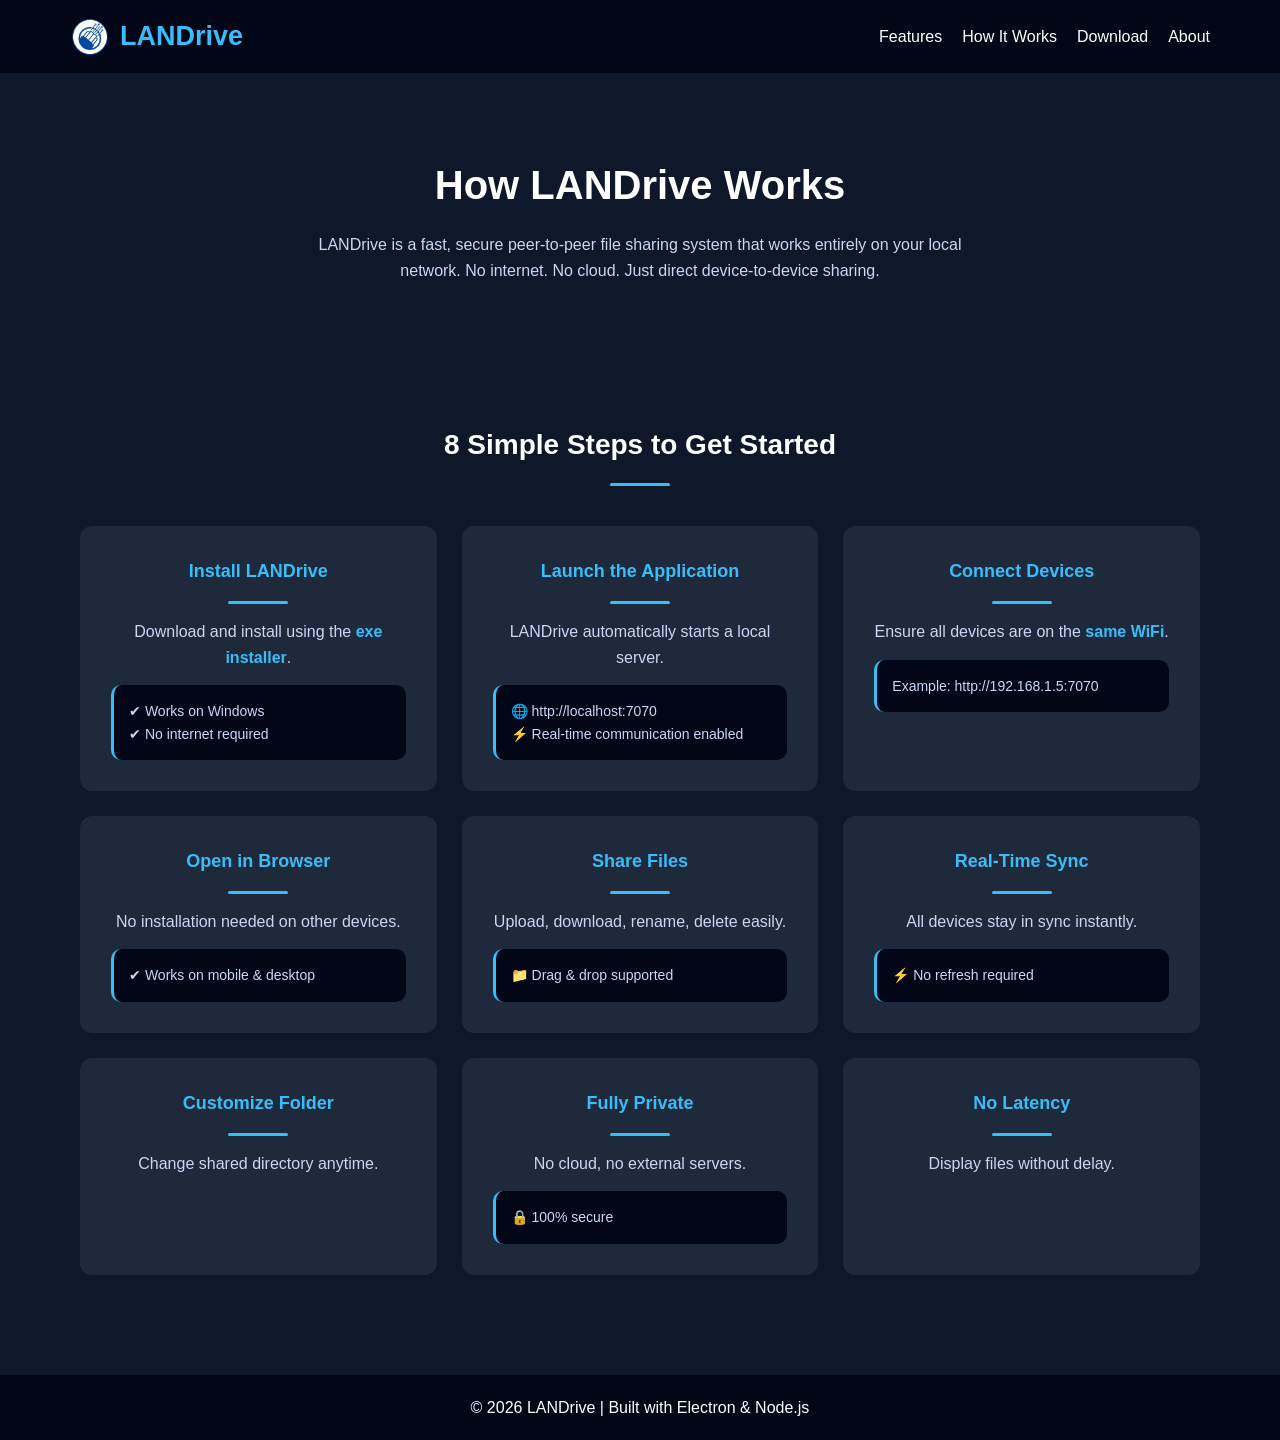
<file: work.html>
<!DOCTYPE html>
<html lang="en">
<head>
  <meta charset="UTF-8">
  <title>How LANDrive Works</title>
  <meta name="viewport" content="width=device-width, initial-scale=1.0">
  <link rel="icon" href="assets/logo3.png" type="image/x-icon">
  <link rel="stylesheet" href="style.css">

  <style>
    body {
      scroll-behavior: smooth;
      line-height: 1.6;
    }

    /* ✅ FIXED NAVBAR LINKS */
    header a {
      color: #ffffff;
      text-decoration: none;
      transition: all 0.3s ease;
    }

    header a:hover {
      color: #38bdf8;
    }

    /* ✅ FORCE NAV HORIZONTAL */
    nav {
      display: flex;
      align-items: center;
    }

    .hero {
      animation: fadeInDown 0.7s ease;
    }

    .hero h2 {
      font-size: 40px;
      margin-bottom: 15px;
      animation: fadeInDown 0.7s ease;
    }

    .hero p {
      max-width: 700px;
      margin: auto;
      animation: fadeInUp 0.7s ease 0.2s both;
    }

    .section {
      padding: 60px 40px;
      max-width: 1200px;
      margin: auto;
    }

    .section h3 {
      text-align: center;
      margin-bottom: 40px;
      font-size: 28px;
      animation: fadeInDown 0.6s ease;
    }

    .steps {
      display: grid;
      grid-template-columns: repeat(auto-fit, minmax(280px, 1fr));
      gap: 25px;
    }

    .step {
      background: #1e293b;
      padding: 30px;
      border-radius: 12px;
      border: 1px solid transparent;
      transition: all 0.3s ease;
      animation: fadeInUp 0.6s ease forwards;
      opacity: 0;
    }

    .step:hover {
      background: #334155;
      border-color: #38bdf8;
      transform: translateY(-8px);
      box-shadow: 0 20px 40px rgba(56, 189, 248, 0.2);
    }

    .step h3 {
      color: #38bdf8;
      margin-bottom: 15px;
      font-size: 18px;
    }

    .step p {
      color: #cbd5f5;
      margin-bottom: 15px;
    }

    .highlight {
      color: #38bdf8;
      font-weight: bold;
    }

    .box {
      background: #020617;
      padding: 15px;
      border-radius: 10px;
      margin-top: 15px;
      font-size: 14px;
      color: #cbd5f5;
      border-left: 3px solid #38bdf8;
    }

    footer {
      animation: fadeInUp 0.7s ease;
    }

    @media (max-width: 768px) {
      nav {
        flex-wrap: wrap;
        justify-content: center;
        gap: 10px;
      }
    }
  </style>
</head>

<body>

<header>

  <!-- ✅ LOGO FIX -->
  <a href="index.html" class="logo">
    <img src="assets/logo3.png" alt="LANDrive Logo">
    <span>LANDrive</span>
  </a>

  <nav>
    <a href="features.html">Features</a>
    <a href="work.html">How It Works</a>
    <a href="download.html">Download</a>
    <a href="about.html">About</a>
  </nav>

</header>

<section class="hero">
  <h2>How LANDrive Works</h2>
  <p>
    LANDrive is a fast, secure peer-to-peer file sharing system that works entirely on your local network.
    No internet. No cloud. Just direct device-to-device sharing.
  </p>
</section>

<section class="section">
  <h3>8 Simple Steps to Get Started</h3>

  <div class="steps">

    <div class="step">
      <h3>Install LANDrive</h3>
      <p align="center">Download and install using the <span class="highlight">exe installer</span>.</p>
      <div class="box">
        ✔ Works on Windows<br>
        ✔ No internet required
      </div>
    </div>

    <div class="step">
      <h3>Launch the Application</h3>
      <p align="center">LANDrive automatically starts a local server.</p>
      <div class="box">
        🌐 http://localhost:7070<br>
        ⚡ Real-time communication enabled
      </div>
    </div>

    <div class="step">
      <h3>Connect Devices</h3>
      <p align="center">Ensure all devices are on the <span class="highlight">same WiFi</span>.</p>
      <div class="box">
        Example: http://192.168.1.5:7070
      </div>
    </div>

    <div class="step">
      <h3>Open in Browser</h3>
      <p align="center">No installation needed on other devices.</p>
      <div class="box">
        ✔ Works on mobile & desktop
      </div>
    </div>

    <div class="step">
      <h3>Share Files</h3>
      <p align="center">Upload, download, rename, delete easily.</p>
      <div class="box">
        📁 Drag & drop supported
      </div>
    </div>

    <div class="step">
      <h3>Real-Time Sync</h3>
      <p align="center">All devices stay in sync instantly.</p>
      <div class="box">
        ⚡ No refresh required
      </div>
    </div>

    <div class="step">
      <h3>Customize Folder</h3>
      <p align="center">Change shared directory anytime.</p>
    </div>

    <div class="step">
      <h3>Fully Private</h3>
      <p align="center">No cloud, no external servers.</p>
      <div class="box">
        🔒 100% secure
      </div>
    </div>

    <div class="step">
      <h3>No Latency</h3>
      <p align="center">Display files without delay.</p>
    </div>

  </div>
</section>

<footer>
  <p>© 2026 LANDrive | Built with Electron & Node.js</p>
</footer>

</body>
</html>
</file>
<file: style.css>
/* RESET */
* {
  margin: 0;
  padding: 0;
  box-sizing: border-box;
  font-family: 'Segoe UI', sans-serif;
}

/* BODY */
body {
  background: #0f172a;
  color: #ffffff;
  scroll-behavior: smooth;
}

/* HEADER */
header {
  padding: 15px 70px;
  display: flex;
  justify-content: space-between;
  align-items: center;
  background: #020617;
  transition: all 0.3s ease;
}

/* LOGO (HEADER) */
.logo {
  display: flex;
  align-items: center;
  gap: 10px;
  text-decoration: none;
  transition: transform 0.3s ease;
}

.logo:hover {
  transform: scale(1.05);
}

.logo img {
  height: 40px;
}

.logo span {
  font-size: 27px;
  color: #38bdf8;
  font-weight: 600;
}

/* NAV */
nav a {
  margin-left: 20px;
  text-decoration: none;
  color: #fff;
  transition: all 0.3s ease;
  position: relative;
}

nav a:hover {
  color: #38bdf8;
  transform: translateY(-2px);
}

nav a::after {
  content: '';
  position: absolute;
  bottom: -5px;
  left: 0;
  width: 0;
  height: 2px;
  background: #38bdf8;
  transition: width 0.3s ease;
}

nav a:hover::after {
  width: 100%;
}

/* HERO */
.hero {
  text-align: center;
  padding: 80px 20px;
}

/* HERO LOGO FIX */
.hero-logo {
  width: 250px;
  max-width: 90%;
  margin-bottom: 20px;
  animation: fadeInDown 0.7s ease;
}

/* HERO TEXT */
.hero h2 {
  font-size: 38px;
  margin-bottom: 15px;
  animation: fadeInDown 0.7s ease;
}

.hero p {
  color: #cbd5f5;
  margin-bottom: 25px;
  animation: fadeInUp 0.7s ease 0.2s both;
}

.hero-buttons {
  display: flex;
  gap: 15px;
  justify-content: center;
  flex-wrap: wrap;
  animation: fadeInUp 0.7s ease 0.4s both;
}

.hero-buttons a {
  text-decoration: none;
}

/* BUTTON */
.btn {
  padding: 14px 25px;
  background: #38bdf8;
  color: #000;
  border: none;
  border-radius: 8px;
  cursor: pointer;
  font-weight: bold;
  transition: all 0.3s cubic-bezier(0.4, 0, 0.2, 1);
  position: relative;
  overflow: hidden;
  display: inline-block;
}

.btn-primary {
  background: #38bdf8;
  color: #000;
}

.btn-primary:hover {
  background: #0ea5e9;
  transform: translateY(-3px);
  box-shadow: 0 10px 25px rgba(56, 189, 248, 0.3);
}

.btn-secondary {
  background: transparent;
  color: #38bdf8;
  border: 2px solid #38bdf8;
}

.btn-secondary:hover {
  background: #38bdf8;
  color: #000;
  transform: translateY(-3px);
  box-shadow: 0 10px 25px rgba(56, 189, 248, 0.3);
}

.btn:active {
  transform: translateY(-1px);
}

.btn::before {
  content: '';
  position: absolute;
  top: 0;
  left: -100%;
  width: 100%;
  height: 100%;
  background: rgba(255, 255, 255, 0.1);
  transition: left 0.3s ease;
}

.btn:hover::before {
  left: 100%;
}

/* SECTION */
.section {
  padding: 60px 40px;
}

.section h3 {
  text-align: center;
  margin-bottom: 30px;
  font-size: 28px;
  animation: fadeInDown 0.6s ease;
}

.section h3::after {
  content: '';
  display: block;
  width: 60px;
  height: 3px;
  background: #38bdf8;
  margin: 15px auto 0;
  border-radius: 2px;
  animation: slideIn 0.6s ease 0.2s both;
}

/* FEATURES */
.features {
  display: grid;
  grid-template-columns: repeat(auto-fit, minmax(200px, 1fr));
  gap: 20px;
}

.card {
  background: #1e293b;
  padding: 20px;
  border-radius: 10px;
  text-align: center;
  transition: all 0.3s cubic-bezier(0.4, 0, 0.2, 1);
  border: 1px solid transparent;
  cursor: pointer;
  animation: fadeInUp 0.6s ease forwards;
  opacity: 0;
}

.card:nth-child(1) { animation-delay: 0.1s; }
.card:nth-child(2) { animation-delay: 0.2s; }
.card:nth-child(3) { animation-delay: 0.3s; }
.card:nth-child(4) { animation-delay: 0.4s; }
.card:nth-child(5) { animation-delay: 0.5s; }

.card:hover {
  background: #334155;
  border-color: #38bdf8;
  transform: translateY(-8px);
  box-shadow: 0 15px 40px rgba(56, 189, 248, 0.15);
}

/* STEPS */
.steps {
  display: grid;
  grid-template-columns: repeat(auto-fit, minmax(280px, 1fr));
  gap: 25px;
  justify-content: center;
}

.step {
  background: #1e293b;
  padding: 25px;
  border-radius: 10px;
  transition: all 0.3s cubic-bezier(0.4, 0, 0.2, 1);
  border: 1px solid transparent;
  animation: fadeInUp 0.6s ease forwards;
  opacity: 0;
}

.step:nth-child(1) { animation-delay: 0.1s; }
.step:nth-child(2) { animation-delay: 0.2s; }
.step:nth-child(3) { animation-delay: 0.3s; }
.step:nth-child(4) { animation-delay: 0.4s; }
.step:nth-child(5) { animation-delay: 0.5s; }
.step:nth-child(6) { animation-delay: 0.6s; }
.step:nth-child(7) { animation-delay: 0.7s; }
.step:nth-child(8) { animation-delay: 0.8s; }

.step:hover {
  background: #334155;
  border-color: #38bdf8;
  transform: translateY(-8px);
  box-shadow: 0 15px 40px rgba(56, 189, 248, 0.15);
}

/* DOWNLOAD */
.download {
  text-align: center;
}

.download p {
  animation: fadeInUp 0.7s ease 0.2s both;
}

/* HIGHLIGHTS SECTION */
.highlights {
  background: rgba(56, 189, 248, 0.05);
  border: 1px solid rgba(56, 189, 248, 0.1);
}

.highlight-cards {
  display: grid;
  grid-template-columns: repeat(auto-fit, minmax(250px, 1fr));
  gap: 25px;
  margin-top: 30px;
}

.highlight-card {
  background: rgba(30, 41, 59, 0.8);
  padding: 30px;
  border-radius: 12px;
  border: 1px solid rgba(56, 189, 248, 0.2);
  transition: all 0.3s cubic-bezier(0.4, 0, 0.2, 1);
  animation: fadeInUp 0.6s ease forwards;
  opacity: 0;
  text-align: center;
}

.highlight-card:nth-child(1) { animation-delay: 0.1s; }
.highlight-card:nth-child(2) { animation-delay: 0.2s; }
.highlight-card:nth-child(3) { animation-delay: 0.3s; }

.highlight-card:hover {
  background: rgba(30, 41, 59, 1);
  border-color: #38bdf8;
  transform: translateY(-8px);
  box-shadow: 0 15px 40px rgba(56, 189, 248, 0.15);
}

.highlight-card .icon {
  font-size: 48px;
  margin-bottom: 15px;
}

.highlight-card h4 {
  color: #38bdf8;
  margin-bottom: 12px;
  font-size: 20px;
}

.highlight-card p {
  color: #cbd5f5;
  line-height: 1.6;
}

/* CTA SECTION */
.cta-section {
  background: linear-gradient(135deg, rgba(56, 189, 248, 0.1), rgba(30, 41, 59, 0.5));
  border: 2px solid rgba(56, 189, 248, 0.2);
  border-radius: 12px;
  text-align: center;
  padding: 80px 40px;
  animation: fadeInUp 0.6s ease;
}

.cta-section h3 {
  font-size: 32px;
  margin-bottom: 15px;
  animation: fadeInDown 0.6s ease;
}

.cta-section p {
  animation: fadeInUp 0.6s ease 0.2s both;
  margin-bottom: 30px;
}

.section-buttons {
  display: flex;
  gap: 15px;
  justify-content: center;
  flex-wrap: wrap;
  animation: fadeInUp 0.6s ease 0.4s both;
}

.section-buttons a {
  text-decoration: none;
}

/* FOOTER */
footer {
  text-align: center;
  padding: 20px;
  background: #020617;
  margin-top: 40px;
  transition: all 0.3s ease;
}

footer p {
  animation: fadeInUp 0.7s ease;
}

/* ANIMATIONS */
@keyframes fadeInUp {
  from {
    opacity: 0;
    transform: translateY(30px);
  }
  to {
    opacity: 1;
    transform: translateY(0);
  }
}

@keyframes fadeInDown {
  from {
    opacity: 0;
    transform: translateY(-20px);
  }
  to {
    opacity: 1;
    transform: translateY(0);
  }
}

@keyframes slideIn {
  from {
    width: 0;
  }
  to {
    width: 60px;
  }
}

/* RESPONSIVE */
@media (max-width: 768px) {
  header {
    flex-direction: column;
    gap: 15px;
  }

  nav {
    display: flex;
    gap: 10px;
    flex-wrap: wrap;
    justify-content: center;
  }

  nav a {
    margin-left: 0;
    font-size: 14px;
  }

  .hero h2 {
    font-size: 28px;
  }

  .hero-buttons {
    flex-direction: column;
    align-items: center;
  }

  .hero-buttons a {
    width: 100%;
    max-width: 250px;
  }

  .hero-buttons .btn {
    width: 100%;
  }

  .step {
    width: 100%;
  }

  .section {
    padding: 40px 20px;
  }

  .section-buttons {
    flex-direction: column;
    align-items: center;
  }

  .section-buttons a {
    width: 100%;
    max-width: 250px;
  }

  .section-buttons .btn {
    width: 100%;
  }

  .cta-section {
    padding: 50px 20px;
  }

  .cta-section h3 {
    font-size: 24px;
  }

  .highlight-cards {
    grid-template-columns: 1fr;
  }

  .features {
    grid-template-columns: 1fr;
  }

  .steps {
    grid-template-columns: 1fr;
  }

  .card {
    width: 100%;
  }
}
</file>
